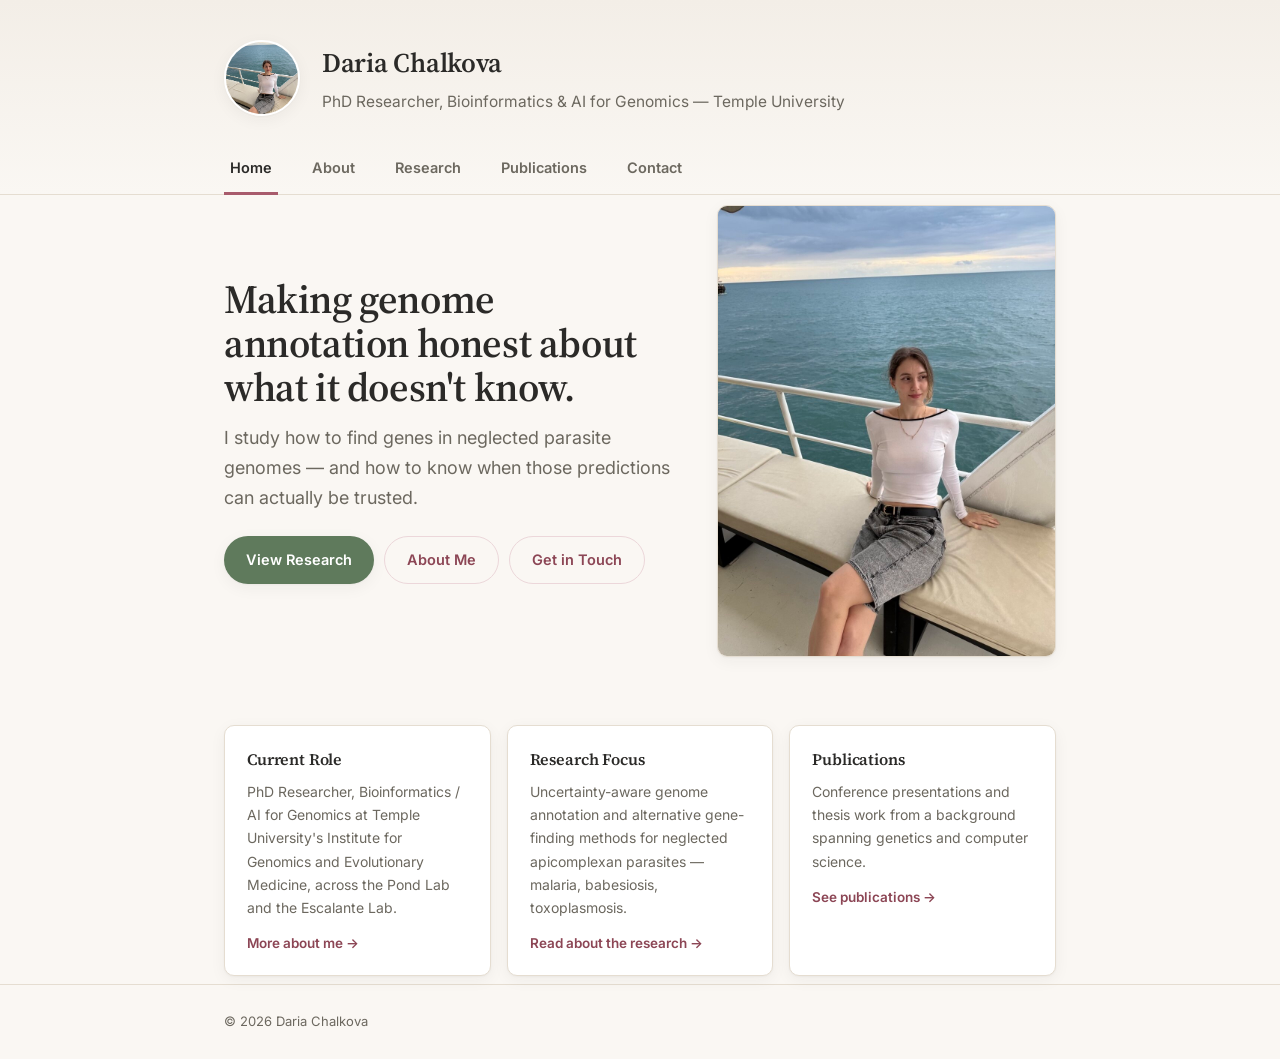
<file: index.html>
<!DOCTYPE html>
<html lang="en">
<head>
<meta charset="UTF-8">
<meta name="viewport" content="width=device-width, initial-scale=1.0">
<title>Daria Chalkova — Bioinformatics &amp; Genome Annotation</title>
<meta name="description" content="Academic homepage of Daria Chalkova, PhD Researcher in Bioinformatics / AI for Genomics at Temple University.">
<link rel="preconnect" href="https://fonts.googleapis.com">
<link rel="preconnect" href="https://fonts.gstatic.com" crossorigin>
<link href="https://fonts.googleapis.com/css2?family=Source+Serif+4:opsz,wght@8..60,400;8..60,500;8..60,600;8..60,700&family=Inter:wght@400;500;600;700&display=swap" rel="stylesheet">
<link rel="stylesheet" href="assets/style.css">
</head>
<body>

<header class="site-header">
  <div class="wrap">
    <div class="header-inner">
      <div class="avatar"><img src="assets/profile.jpg" alt="Portrait of Daria Chalkova"></div>
      <div class="header-text">
        <h1>Daria Chalkova</h1>
        <div class="tagline">PhD Researcher, Bioinformatics &amp; AI for Genomics — Temple University</div>
      </div>
    </div>
    <nav class="tabs" aria-label="Primary">
      <a href="index.html" class="active">Home</a>
      <a href="about.html">About</a>
      <a href="research.html">Research</a>
      <a href="publications.html">Publications</a>
      <a href="contact.html">Contact</a>
    </nav>
  </div>
</header>

<main class="wrap">

  <section class="hero">
    <div>
      <h1>Making genome annotation honest about what it doesn't know.</h1>
      <p class="lede">I study how to find genes in neglected parasite genomes — and how to know when those predictions can actually be trusted.</p>
      <div class="cta-row">
        <a class="btn" href="research.html">View Research</a>
        <a class="btn outline" href="about.html">About Me</a>
        <a class="btn outline" href="contact.html">Get in Touch</a>
      </div>
    </div>
    <div class="hero-photo">
      <img src="assets/profile.jpg" alt="Daria Chalkova">
    </div>
  </section>

  <div class="highlight-grid">
    <div class="highlight-card">
      <h3>Current Role</h3>
      <p>PhD Researcher, Bioinformatics / AI for Genomics at Temple University's Institute for Genomics and Evolutionary Medicine, across the Pond Lab and the Escalante Lab.</p>
      <a href="about.html">More about me →</a>
    </div>
    <div class="highlight-card">
      <h3>Research Focus</h3>
      <p>Uncertainty-aware genome annotation and alternative gene-finding methods for neglected apicomplexan parasites — malaria, babesiosis, toxoplasmosis.</p>
      <a href="research.html">Read about the research →</a>
    </div>
    <div class="highlight-card">
      <h3>Publications</h3>
      <p>Conference presentations and thesis work from a background spanning genetics and computer science.</p>
      <a href="publications.html">See publications →</a>
    </div>
  </div>

</main>

<footer>
  <div class="wrap">
    <span>© <span id="year"></span> Daria Chalkova</span>
   
  </div>
</footer>

<script>document.getElementById('year').textContent = new Date().getFullYear();</script>
</body>
</html>
</file>
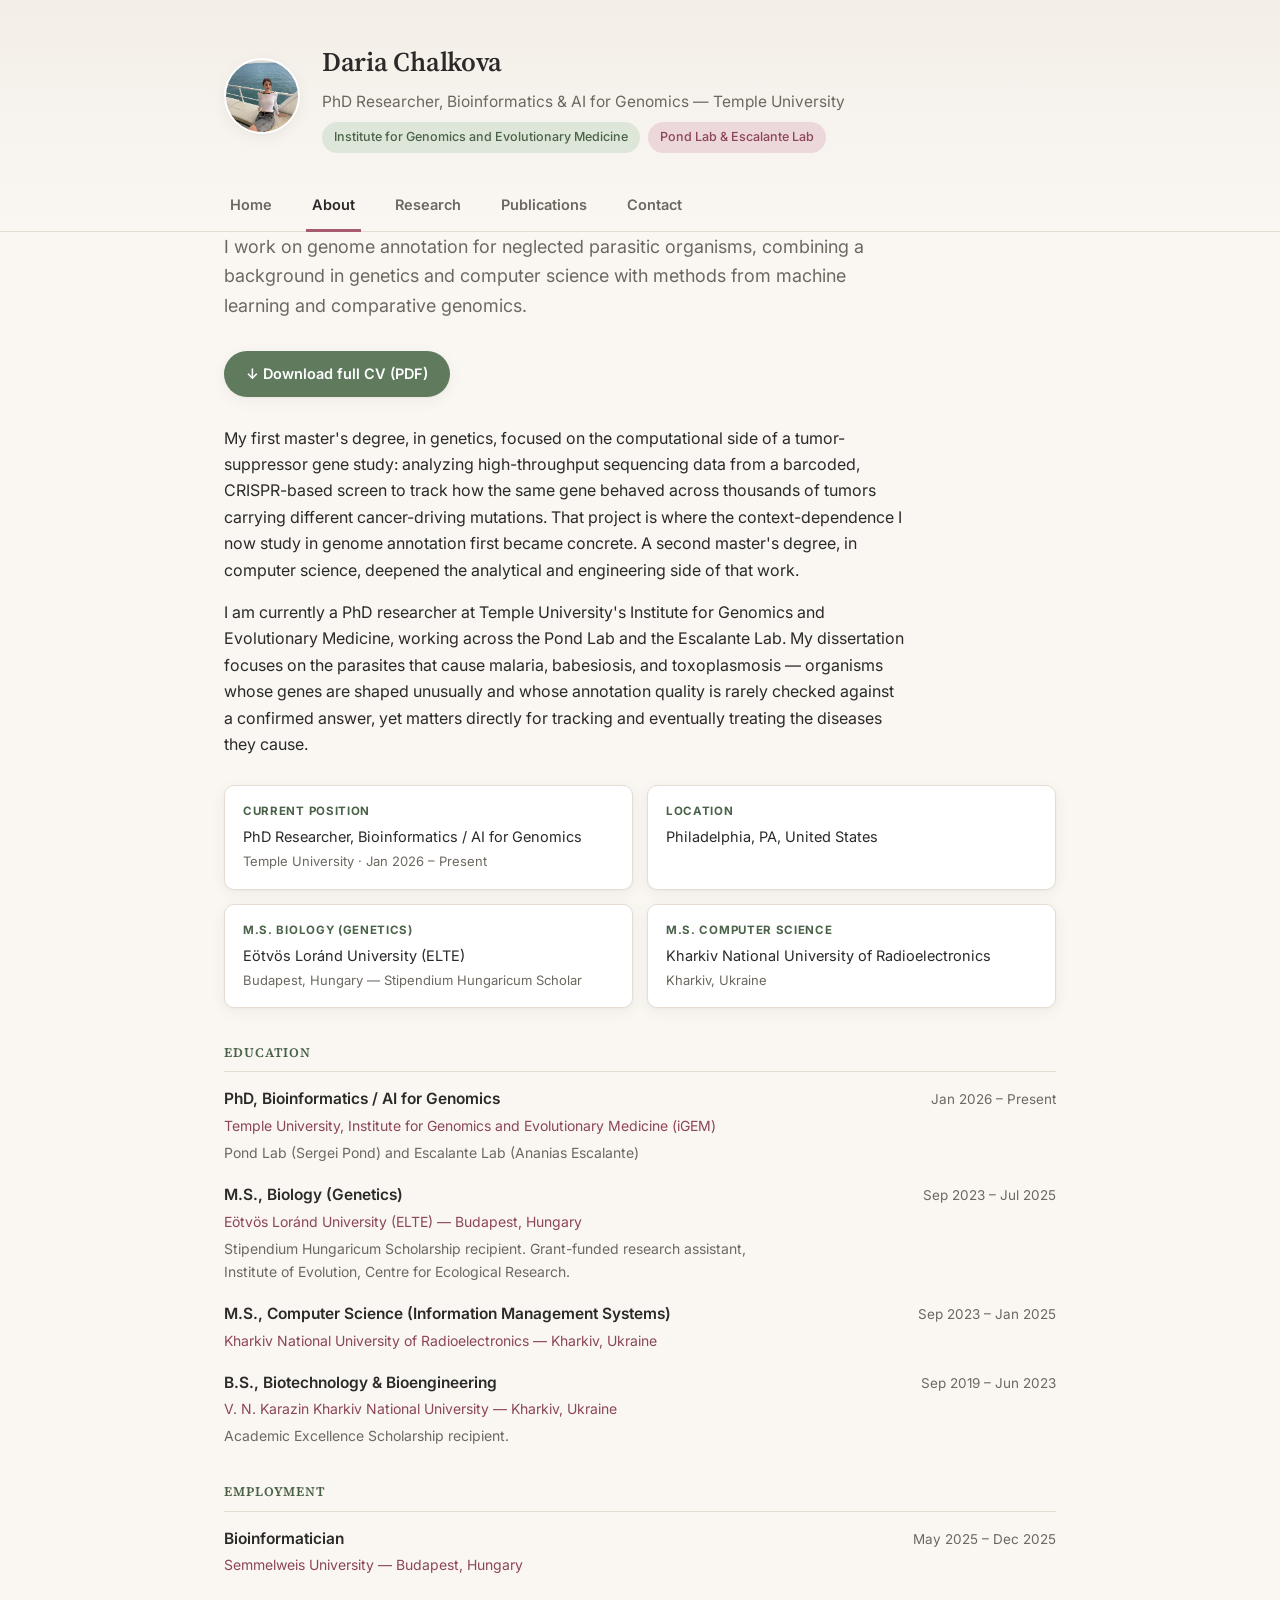
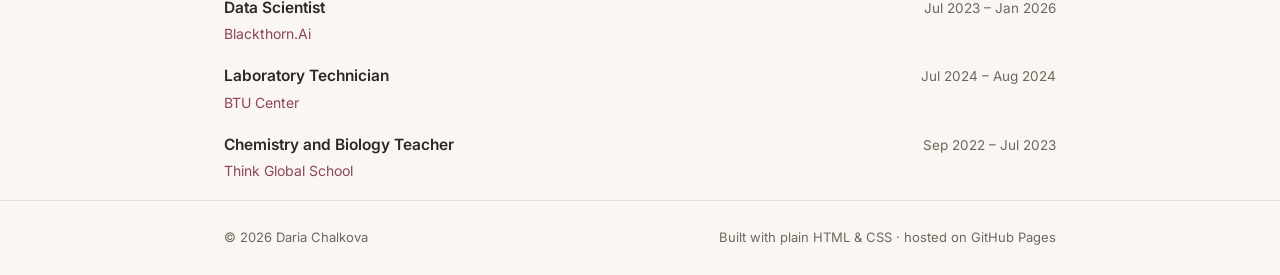
<file: about.html>
<!DOCTYPE html>
<html lang="en">
<head>
<meta charset="UTF-8">
<meta name="viewport" content="width=device-width, initial-scale=1.0">
<title>About — Daria Chalkova</title>
<meta name="description" content="About Daria Chalkova, PhD Researcher in Bioinformatics / AI for Genomics at Temple University.">
<link rel="preconnect" href="https://fonts.googleapis.com">
<link rel="preconnect" href="https://fonts.gstatic.com" crossorigin>
<link href="https://fonts.googleapis.com/css2?family=Source+Serif+4:opsz,wght@8..60,400;8..60,500;8..60,600;8..60,700&family=Inter:wght@400;500;600;700&display=swap" rel="stylesheet">
<link rel="stylesheet" href="assets/style.css">
</head>
<body>

<header class="site-header">
  <div class="wrap">
    <div class="header-inner">
      <div class="avatar"><img src="assets/profile.jpg" alt="Portrait of Daria Chalkova"></div>
      <div class="header-text">
        <h1>Daria Chalkova</h1>
        <div class="tagline">PhD Researcher, Bioinformatics &amp; AI for Genomics — Temple University</div>
        <div class="header-badges">
          <span class="badge">Institute for Genomics and Evolutionary Medicine</span>
          <span class="badge rose">Pond Lab &amp; Escalante Lab</span>
        </div>
      </div>
    </div>
    <nav class="tabs" aria-label="Primary">
      <a href="index.html">Home</a>
      <a href="about.html" class="active">About</a>
      <a href="research.html">Research</a>
      <a href="publications.html">Publications</a>
      <a href="contact.html">Contact</a>
    </nav>
  </div>
</header>

<main class="wrap">

  <p class="lede">I work on genome annotation for neglected parasitic organisms, combining a background in genetics and computer science with methods from machine learning and comparative genomics.</p>

  <a class="btn" href="assets/Daria_Chalkova_CV.pdf" download style="margin-bottom:28px;">↓ Download full CV (PDF)</a>

  <p>My first master's degree, in genetics, focused on the computational side of a tumor-suppressor gene study: analyzing high-throughput sequencing data from a barcoded, CRISPR-based screen to track how the same gene behaved across thousands of tumors carrying different cancer-driving mutations. That project is where the context-dependence I now study in genome annotation first became concrete. A second master's degree, in computer science, deepened the analytical and engineering side of that work.</p>

  <p>I am currently a PhD researcher at Temple University's Institute for Genomics and Evolutionary Medicine, working across the Pond Lab and the Escalante Lab. My dissertation focuses on the parasites that cause malaria, babesiosis, and toxoplasmosis — organisms whose genes are shaped unusually and whose annotation quality is rarely checked against a confirmed answer, yet matters directly for tracking and eventually treating the diseases they cause.</p>

  <div class="facts">
    <div class="fact">
      <div class="label">Current Position</div>
      <div class="value">PhD Researcher, Bioinformatics / AI for Genomics<small>Temple University · Jan 2026 – Present</small></div>
    </div>
    <div class="fact">
      <div class="label">Location</div>
      <div class="value">Philadelphia, PA, United States</div>
    </div>
    <div class="fact">
      <div class="label">M.S. Biology (Genetics)</div>
      <div class="value">Eötvös Loránd University (ELTE)<small>Budapest, Hungary — Stipendium Hungaricum Scholar</small></div>
    </div>
    <div class="fact">
      <div class="label">M.S. Computer Science</div>
      <div class="value">Kharkiv National University of Radioelectronics<small>Kharkiv, Ukraine</small></div>
    </div>
  </div>

  <div class="cv-section">
    <h3>Education</h3>
    <div class="cv-item">
      <div class="row"><span class="title">PhD, Bioinformatics / AI for Genomics</span><span class="date">Jan 2026 – Present</span></div>
      <div class="org">Temple University, Institute for Genomics and Evolutionary Medicine (iGEM)</div>
      <div class="desc">Pond Lab (Sergei Pond) and Escalante Lab (Ananias Escalante)</div>
    </div>
    <div class="cv-item">
      <div class="row"><span class="title">M.S., Biology (Genetics)</span><span class="date">Sep 2023 – Jul 2025</span></div>
      <div class="org">Eötvös Loránd University (ELTE) — Budapest, Hungary</div>
      <div class="desc">Stipendium Hungaricum Scholarship recipient. Grant-funded research assistant, Institute of Evolution, Centre for Ecological Research.</div>
    </div>
    <div class="cv-item">
      <div class="row"><span class="title">M.S., Computer Science (Information Management Systems)</span><span class="date">Sep 2023 – Jan 2025</span></div>
      <div class="org">Kharkiv National University of Radioelectronics — Kharkiv, Ukraine</div>
    </div>
    <div class="cv-item">
      <div class="row"><span class="title">B.S., Biotechnology &amp; Bioengineering</span><span class="date">Sep 2019 – Jun 2023</span></div>
      <div class="org">V. N. Karazin Kharkiv National University — Kharkiv, Ukraine</div>
      <div class="desc">Academic Excellence Scholarship recipient.</div>
    </div>
  </div>

  <div class="cv-section">
    <h3>Employment</h3>
    <div class="cv-item">
      <div class="row"><span class="title">Bioinformatician</span><span class="date">May 2025 – Dec 2025</span></div>
      <div class="org">Semmelweis University — Budapest, Hungary</div>
    </div>
    <div class="cv-item">
      <div class="row"><span class="title">Data Scientist</span><span class="date">Jul 2023 – Jan 2026</span></div>
      <div class="org">Blackthorn.Ai</div>
    </div>
    <div class="cv-item">
      <div class="row"><span class="title">Laboratory Technician</span><span class="date">Jul 2024 – Aug 2024</span></div>
      <div class="org">BTU Center</div>
    </div>
    <div class="cv-item">
      <div class="row"><span class="title">Chemistry and Biology Teacher</span><span class="date">Sep 2022 – Jul 2023</span></div>
      <div class="org">Think Global School</div>
    </div>
  </div>

</main>

<footer>
  <div class="wrap">
    <span>© <span id="year"></span> Daria Chalkova</span>
    <span>Built with plain HTML &amp; CSS · hosted on GitHub Pages</span>
  </div>
</footer>

<script>document.getElementById('year').textContent = new Date().getFullYear();</script>
</body>
</html>
</file>
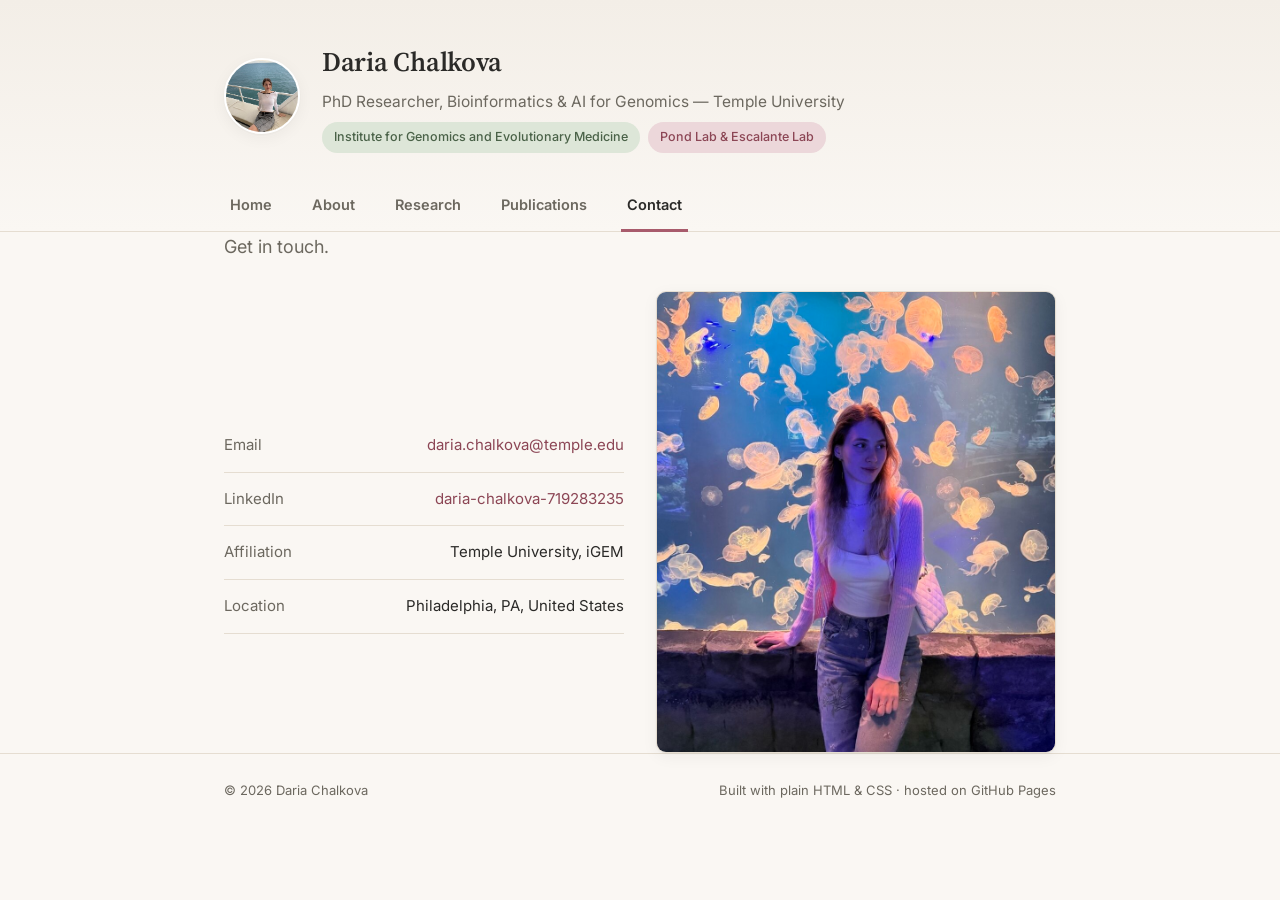
<file: contact.html>
<!DOCTYPE html>
<html lang="en">
<head>
<meta charset="UTF-8">
<meta name="viewport" content="width=device-width, initial-scale=1.0">
<title>Contact — Daria Chalkova</title>
<meta name="description" content="Contact information for Daria Chalkova, PhD Researcher at Temple University.">
<link rel="preconnect" href="https://fonts.googleapis.com">
<link rel="preconnect" href="https://fonts.gstatic.com" crossorigin>
<link href="https://fonts.googleapis.com/css2?family=Source+Serif+4:opsz,wght@8..60,400;8..60,500;8..60,600;8..60,700&family=Inter:wght@400;500;600;700&display=swap" rel="stylesheet">
<link rel="stylesheet" href="assets/style.css">
</head>
<body>

<header class="site-header">
  <div class="wrap">
    <div class="header-inner">
      <div class="avatar"><img src="assets/profile.jpg" alt="Portrait of Daria Chalkova"></div>
      <div class="header-text">
        <h1>Daria Chalkova</h1>
        <div class="tagline">PhD Researcher, Bioinformatics &amp; AI for Genomics — Temple University</div>
        <div class="header-badges">
          <span class="badge">Institute for Genomics and Evolutionary Medicine</span>
          <span class="badge rose">Pond Lab &amp; Escalante Lab</span>
        </div>
      </div>
    </div>
    <nav class="tabs" aria-label="Primary">
      <a href="index.html">Home</a>
      <a href="about.html">About</a>
      <a href="research.html">Research</a>
      <a href="publications.html">Publications</a>
      <a href="contact.html" class="active">Contact</a>
    </nav>
  </div>
</header>

<main class="wrap">

  <p class="lede">Get in touch.</p>

  <div class="contact-layout">
    <ul class="contact-list">
      <li><span class="k">Email</span><a href="mailto:daria.chalkova@temple.edu">daria.chalkova@temple.edu</a></li>
      <li><span class="k">LinkedIn</span><a href="https://www.linkedin.com/in/daria-chalkova-719283235" target="_blank" rel="noopener">daria-chalkova-719283235</a></li>
      <li><span class="k">Affiliation</span><span>Temple University, iGEM</span></li>
      <li><span class="k">Location</span><span>Philadelphia, PA, United States</span></li>
    </ul>
    <div class="contact-photo">
      <img src="assets/jellyfish.jpg" alt="Daria Chalkova">
    </div>
  </div>

</main>

<footer>
  <div class="wrap">
    <span>© <span id="year"></span> Daria Chalkova</span>
    <span>Built with plain HTML &amp; CSS · hosted on GitHub Pages</span>
  </div>
</footer>

<script>document.getElementById('year').textContent = new Date().getFullYear();</script>
</body>
</html>
</file>
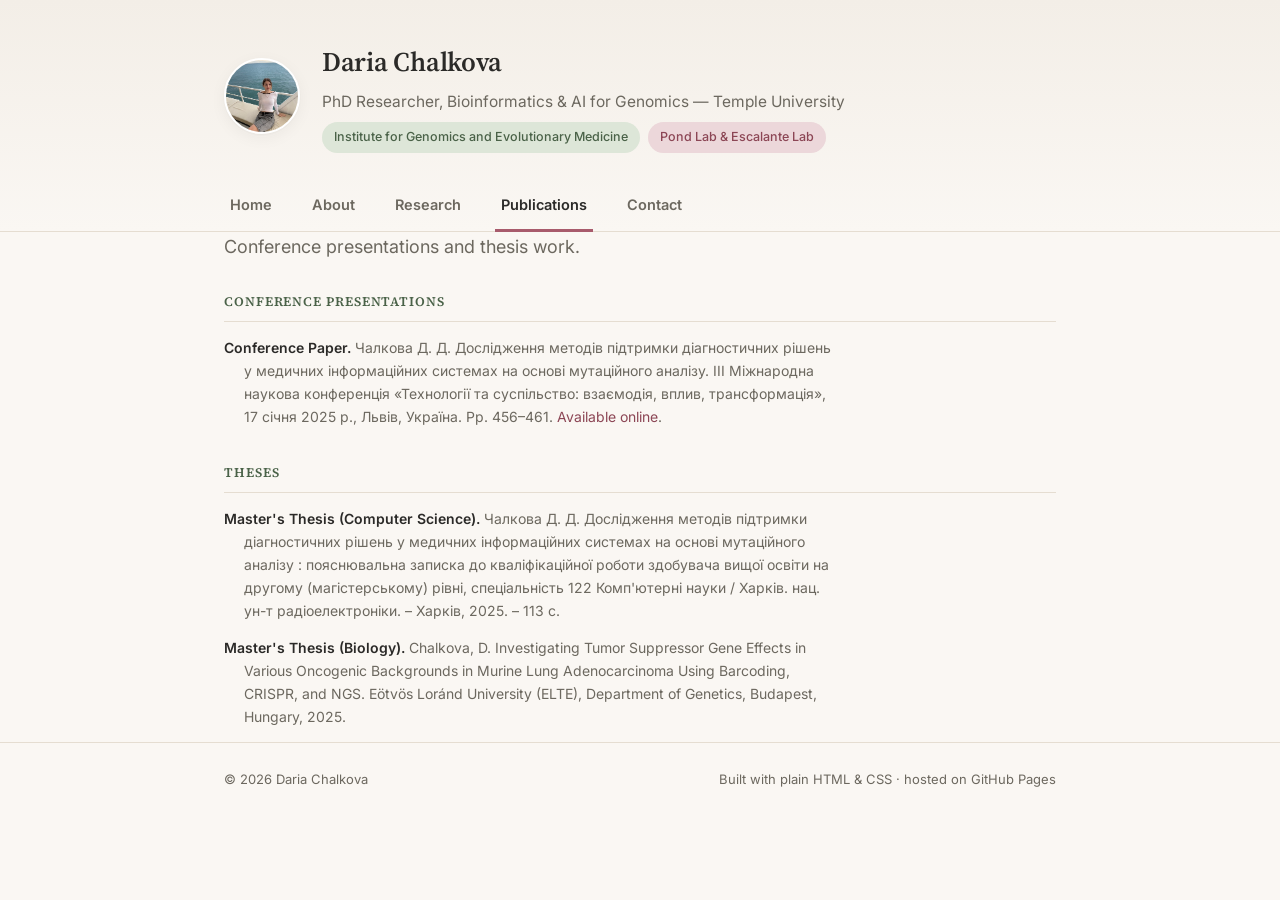
<file: publications.html>
<!DOCTYPE html>
<html lang="en">
<head>
<meta charset="UTF-8">
<meta name="viewport" content="width=device-width, initial-scale=1.0">
<title>Publications &amp; Presentations — Daria Chalkova</title>
<meta name="description" content="Publications, conference presentations, and theses by Daria Chalkova.">
<link rel="preconnect" href="https://fonts.googleapis.com">
<link rel="preconnect" href="https://fonts.gstatic.com" crossorigin>
<link href="https://fonts.googleapis.com/css2?family=Source+Serif+4:opsz,wght@8..60,400;8..60,500;8..60,600;8..60,700&family=Inter:wght@400;500;600;700&display=swap" rel="stylesheet">
<link rel="stylesheet" href="assets/style.css">
</head>
<body>

<header class="site-header">
  <div class="wrap">
    <div class="header-inner">
      <div class="avatar"><img src="assets/profile.jpg" alt="Portrait of Daria Chalkova"></div>
      <div class="header-text">
        <h1>Daria Chalkova</h1>
        <div class="tagline">PhD Researcher, Bioinformatics &amp; AI for Genomics — Temple University</div>
        <div class="header-badges">
          <span class="badge">Institute for Genomics and Evolutionary Medicine</span>
          <span class="badge rose">Pond Lab &amp; Escalante Lab</span>
        </div>
      </div>
    </div>
    <nav class="tabs" aria-label="Primary">
      <a href="index.html">Home</a>
      <a href="about.html">About</a>
      <a href="research.html">Research</a>
      <a href="publications.html" class="active">Publications</a>
      <a href="contact.html">Contact</a>
    </nav>
  </div>
</header>

<main class="wrap">

  <p class="lede">Conference presentations and thesis work.</p>

  <div class="pub-section">
    <h3>Conference Presentations</h3>
    <div class="pub"><strong>Conference Paper.</strong> Чалкова Д. Д. Дослідження методів підтримки діагностичних рішень у медичних інформаційних системах на основі мутаційного аналізу. III Міжнародна наукова конференція «Технології та суспільство: взаємодія, вплив, трансформація», 17 січня 2025 р., Львів, Україна. Pp. 456–461. <a href="https://archives.mcnd.org.ua/index.php/conference-proceeding/issue/view/17.01.2025" target="_blank" rel="noopener">Available online</a>.</div>
  </div>

  <div class="pub-section">
    <h3>Theses</h3>
    <div class="pub"><strong>Master's Thesis (Computer Science).</strong> Чалкова Д. Д. Дослідження методів підтримки діагностичних рішень у медичних інформаційних системах на основі мутаційного аналізу : пояснювальна записка до кваліфікаційної роботи здобувача вищої освіти на другому (магістерському) рівні, спеціальність 122 Комп'ютерні науки / Харків. нац. ун-т радіоелектроніки. – Харків, 2025. – 113 с.</div>
    <div class="pub"><strong>Master's Thesis (Biology).</strong> Chalkova, D. Investigating Tumor Suppressor Gene Effects in Various Oncogenic Backgrounds in Murine Lung Adenocarcinoma Using Barcoding, CRISPR, and NGS. Eötvös Loránd University (ELTE), Department of Genetics, Budapest, Hungary, 2025.</div>
  </div>

</main>

<footer>
  <div class="wrap">
    <span>© <span id="year"></span> Daria Chalkova</span>
    <span>Built with plain HTML &amp; CSS · hosted on GitHub Pages</span>
  </div>
</footer>

<script>document.getElementById('year').textContent = new Date().getFullYear();</script>
</body>
</html>
</file>
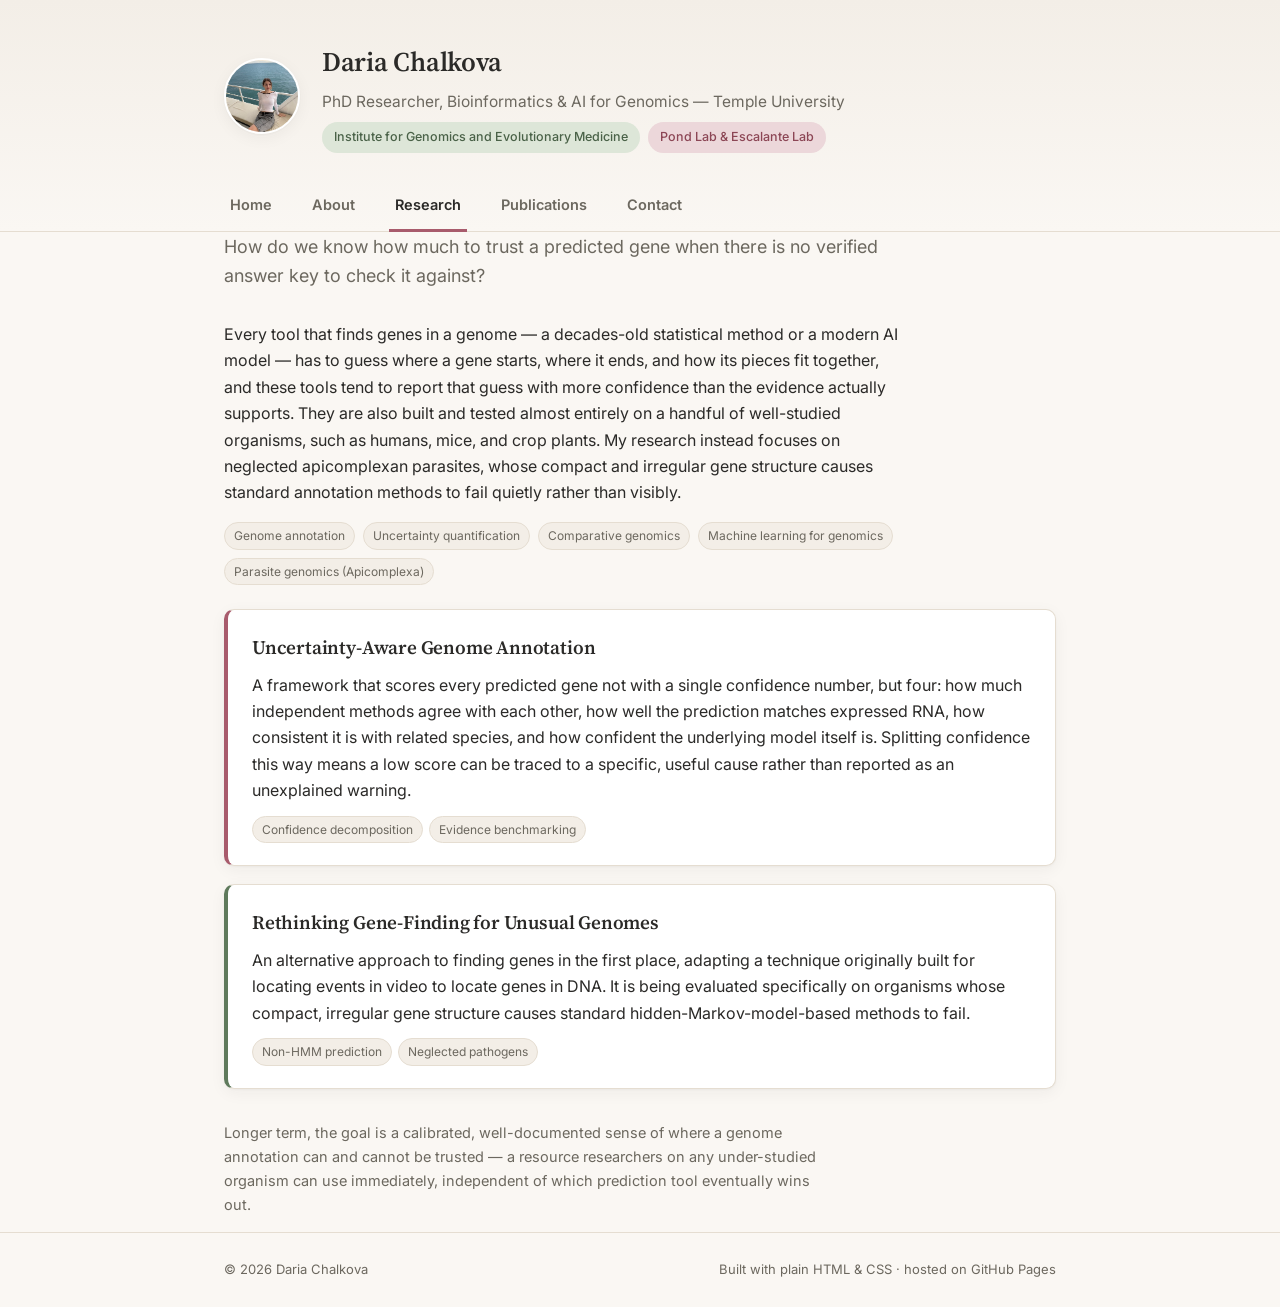
<file: research.html>
<!DOCTYPE html>
<html lang="en">
<head>
<meta charset="UTF-8">
<meta name="viewport" content="width=device-width, initial-scale=1.0">
<title>Research — Daria Chalkova</title>
<meta name="description" content="Research interests of Daria Chalkova: uncertainty-aware genome annotation for neglected apicomplexan parasites.">
<link rel="preconnect" href="https://fonts.googleapis.com">
<link rel="preconnect" href="https://fonts.gstatic.com" crossorigin>
<link href="https://fonts.googleapis.com/css2?family=Source+Serif+4:opsz,wght@8..60,400;8..60,500;8..60,600;8..60,700&family=Inter:wght@400;500;600;700&display=swap" rel="stylesheet">
<link rel="stylesheet" href="assets/style.css">
</head>
<body>

<header class="site-header">
  <div class="wrap">
    <div class="header-inner">
      <div class="avatar"><img src="assets/profile.jpg" alt="Portrait of Daria Chalkova"></div>
      <div class="header-text">
        <h1>Daria Chalkova</h1>
        <div class="tagline">PhD Researcher, Bioinformatics &amp; AI for Genomics — Temple University</div>
        <div class="header-badges">
          <span class="badge">Institute for Genomics and Evolutionary Medicine</span>
          <span class="badge rose">Pond Lab &amp; Escalante Lab</span>
        </div>
      </div>
    </div>
    <nav class="tabs" aria-label="Primary">
      <a href="index.html">Home</a>
      <a href="about.html">About</a>
      <a href="research.html" class="active">Research</a>
      <a href="publications.html">Publications</a>
      <a href="contact.html">Contact</a>
    </nav>
  </div>
</header>

<main class="wrap">

  <p class="lede">How do we know how much to trust a predicted gene when there is no verified answer key to check it against?</p>

  <p>Every tool that finds genes in a genome — a decades-old statistical method or a modern AI model — has to guess where a gene starts, where it ends, and how its pieces fit together, and these tools tend to report that guess with more confidence than the evidence actually supports. They are also built and tested almost entirely on a handful of well-studied organisms, such as humans, mice, and crop plants. My research instead focuses on neglected apicomplexan parasites, whose compact and irregular gene structure causes standard annotation methods to fail quietly rather than visibly.</p>

  <div class="interest-list">
    <span class="tag">Genome annotation</span>
    <span class="tag">Uncertainty quantification</span>
    <span class="tag">Comparative genomics</span>
    <span class="tag">Machine learning for genomics</span>
    <span class="tag">Parasite genomics (Apicomplexa)</span>
  </div>

  <div class="projects">
    <div class="project-card">
      <h3>Uncertainty-Aware Genome Annotation</h3>
      <p>A framework that scores every predicted gene not with a single confidence number, but four: how much independent methods agree with each other, how well the prediction matches expressed RNA, how consistent it is with related species, and how confident the underlying model itself is. Splitting confidence this way means a low score can be traced to a specific, useful cause rather than reported as an unexplained warning.</p>
      <div class="tag-row"><span class="tag">Confidence decomposition</span><span class="tag">Evidence benchmarking</span></div>
    </div>
    <div class="project-card">
      <h3>Rethinking Gene-Finding for Unusual Genomes</h3>
      <p>An alternative approach to finding genes in the first place, adapting a technique originally built for locating events in video to locate genes in DNA. It is being evaluated specifically on organisms whose compact, irregular gene structure causes standard hidden-Markov-model-based methods to fail.</p>
      <div class="tag-row"><span class="tag">Non-HMM prediction</span><span class="tag">Neglected pathogens</span></div>
    </div>
  </div>

  <p style="color:var(--text-muted); font-size:14.5px;">Longer term, the goal is a calibrated, well-documented sense of where a genome annotation can and cannot be trusted — a resource researchers on any under-studied organism can use immediately, independent of which prediction tool eventually wins out.</p>

</main>

<footer>
  <div class="wrap">
    <span>© <span id="year"></span> Daria Chalkova</span>
    <span>Built with plain HTML &amp; CSS · hosted on GitHub Pages</span>
  </div>
</footer>

<script>document.getElementById('year').textContent = new Date().getFullYear();</script>
</body>
</html>
</file>
<file: assets/style.css>
:root {
  --bg: #faf7f3;
  --bg-card: #ffffff;
  --bg-alt: #f3eee7;
  --text: #2b2a28;
  --text-muted: #6c685f;
  --rose: #a85b6c;
  --rose-deep: #8c4655;
  --rose-soft: #ecd7da;
  --sage: #5f7a5c;
  --sage-deep: #4a6248;
  --sage-soft: #dde6d8;
  --border: #e5ddd1;
  --shadow: 0 1px 2px rgba(43,42,40,0.04), 0 4px 16px rgba(43,42,40,0.05);
  --radius: 10px;
}

* { box-sizing: border-box; }

html { scroll-behavior: smooth; }

body {
  margin: 0;
  background: var(--bg);
  color: var(--text);
  font-family: "Inter", -apple-system, Segoe UI, sans-serif;
  font-size: 16px;
  line-height: 1.65;
  -webkit-font-smoothing: antialiased;
}

a { color: var(--rose-deep); text-decoration: none; }
a:hover { text-decoration: underline; }

h1, h2, h3, h4 {
  font-family: "Source Serif 4", Georgia, serif;
  font-weight: 600;
  color: var(--text);
  letter-spacing: -0.01em;
  margin: 0 0 0.5em;
}

.wrap { max-width: 880px; margin: 0 auto; padding: 0 24px; }

/* ---------- Header ---------- */

header.site-header {
  padding: 40px 0 0;
  background: linear-gradient(180deg, var(--bg-alt) 0%, var(--bg) 100%);
  border-bottom: 1px solid var(--border);
}

.header-inner {
  display: flex;
  gap: 22px;
  align-items: center;
  padding-bottom: 28px;
  flex-wrap: wrap;
}

.avatar {
  flex: none;
  width: 76px;
  height: 76px;
  border-radius: 50%;
  overflow: hidden;
  box-shadow: var(--shadow);
  border: 2px solid #fff;
}

.avatar img { width: 100%; height: 100%; object-fit: cover; display: block; }

.header-text h1 { font-size: 27px; margin-bottom: 4px; }

.header-text .tagline { font-size: 15.5px; color: var(--text-muted); }

/* ---------- Nav tabs ---------- */

nav.tabs {
  display: flex;
  gap: 6px;
  flex-wrap: wrap;
}

nav.tabs a {
  font-family: "Inter", sans-serif;
  font-size: 14.5px;
  font-weight: 600;
  color: var(--text-muted);
  background: transparent;
  padding: 12px 6px;
  margin-bottom: -1px;
  border-bottom: 3px solid transparent;
  transition: color .15s ease, border-color .15s ease;
}

nav.tabs a + a { margin-left: 22px; }
nav.tabs a:hover { color: var(--rose-deep); text-decoration: none; }
nav.tabs a.active { color: var(--text); border-bottom-color: var(--rose); }

/* ---------- Main content ---------- */

main { padding: 44px 0 80px; }

.lede {
  font-size: 18px;
  color: var(--text-muted);
  max-width: 62ch;
  margin-bottom: 30px;
}

p { margin: 0 0 16px; max-width: 68ch; }

.badge {
  display: inline-block;
  font-size: 12.5px;
  font-weight: 500;
  padding: 4px 11px;
  border-radius: 999px;
  background: var(--sage-soft);
  color: var(--sage-deep);
  border: 1px solid transparent;
}
.badge.rose { background: var(--rose-soft); color: var(--rose-deep); }
.header-badges { display: flex; flex-wrap: wrap; gap: 8px; margin-top: 8px; }

/* facts grid */
.facts { display: grid; grid-template-columns: repeat(2, 1fr); gap: 14px; margin: 28px 0 8px; }
.fact { background: var(--bg-card); border: 1px solid var(--border); border-radius: var(--radius); padding: 16px 18px; box-shadow: var(--shadow); }
.fact .label { font-size: 11.5px; text-transform: uppercase; letter-spacing: .06em; color: var(--sage-deep); font-weight: 700; margin-bottom: 4px; }
.fact .value { font-size: 14.5px; color: var(--text); }
.fact .value small { display: block; color: var(--text-muted); font-size: 13px; margin-top: 2px; }

/* research project cards */
.projects { display: grid; gap: 18px; margin: 8px 0 32px; }
.project-card { background: var(--bg-card); border: 1px solid var(--border); border-left: 4px solid var(--rose); border-radius: var(--radius); padding: 22px 24px; box-shadow: var(--shadow); }
.project-card:nth-of-type(2) { border-left-color: var(--sage); }
.project-card h3 { font-size: 19px; margin-bottom: 8px; }
.project-card p { margin-bottom: 0; max-width: none; }
.project-card .tag-row { margin-top: 12px; display: flex; gap: 6px; flex-wrap: wrap; }

.tag { font-size: 12px; padding: 3px 9px; border-radius: 999px; background: var(--bg-alt); color: var(--text-muted); border: 1px solid var(--border); }
.interest-list { display: flex; flex-wrap: wrap; gap: 8px; margin: 6px 0 24px; }

/* CV timeline (About page) */
.cv-section h3 { font-size: 13px; text-transform: uppercase; letter-spacing: .07em; color: var(--sage-deep); margin: 34px 0 14px; padding-bottom: 8px; border-bottom: 1px solid var(--border); }
.cv-section:first-of-type h3 { margin-top: 4px; }
.cv-item { margin-bottom: 18px; }
.cv-item .row { display: flex; justify-content: space-between; gap: 12px; flex-wrap: wrap; align-items: baseline; }
.cv-item .title { font-weight: 600; font-size: 15.5px; }
.cv-item .date { font-size: 13.5px; color: var(--text-muted); white-space: nowrap; }
.cv-item .org { font-size: 14px; color: var(--rose-deep); margin-top: 2px; }
.cv-item .desc { font-size: 14px; color: var(--text-muted); margin-top: 4px; max-width: 64ch; }

.btn {
  display: inline-flex; align-items: center; gap: 8px;
  padding: 11px 22px; background: var(--sage); color: #fff;
  font-weight: 600; font-size: 14.5px; border-radius: 999px; box-shadow: var(--shadow);
}
.btn:hover { background: var(--sage-deep); text-decoration: none; }
.btn.outline { background: transparent; color: var(--rose-deep); border: 1.5px solid var(--rose-soft); box-shadow: none; }
.btn.outline:hover { background: var(--rose-soft); text-decoration: none; }

/* Publications page */
.pub-section h3 { font-size: 13px; text-transform: uppercase; letter-spacing: .07em; color: var(--sage-deep); margin: 34px 0 14px; padding-bottom: 8px; border-bottom: 1px solid var(--border); }
.pub-section:first-of-type h3 { margin-top: 4px; }
.pub { font-size: 14px; color: var(--text-muted); padding-left: 20px; text-indent: -20px; margin-bottom: 14px; max-width: 68ch; }
.pub strong { color: var(--text); font-weight: 600; }

/* Contact */
.contact-layout { display: grid; grid-template-columns: 1fr 1fr; gap: 32px; align-items: center; }
.contact-photo { border-radius: var(--radius); overflow: hidden; box-shadow: var(--shadow); border: 1px solid var(--border); }
.contact-photo img { width: 100%; height: 100%; object-fit: cover; display: block; max-height: 460px; }
.contact-list { list-style: none; padding: 0; margin: 8px 0 0; }
.contact-list li { display: flex; justify-content: space-between; padding: 14px 0; border-bottom: 1px solid var(--border); font-size: 15px; gap: 12px; }
.contact-list li span.k { color: var(--text-muted); }

/* Home / landing */
.hero { display: grid; grid-template-columns: 1.2fr 0.9fr; gap: 40px; align-items: center; padding: 10px 0 20px; }
.hero-photo { border-radius: var(--radius); overflow: hidden; box-shadow: var(--shadow); border: 1px solid var(--border); }
.hero-photo img { width: 100%; height: 100%; object-fit: cover; display: block; max-height: 460px; }
.hero h1 { font-size: 40px; line-height: 1.1; margin-bottom: 14px; }
.hero .lede { font-size: 18px; margin-bottom: 24px; }
.hero .cta-row { display: flex; flex-wrap: wrap; gap: 10px; margin-top: 8px; }

.highlight-grid { display: grid; grid-template-columns: repeat(3, 1fr); gap: 16px; margin: 48px 0 8px; }
.highlight-card { background: var(--bg-card); border: 1px solid var(--border); border-radius: var(--radius); padding: 20px 22px; box-shadow: var(--shadow); }
.highlight-card h3 { font-size: 16px; margin-bottom: 8px; }
.highlight-card p { font-size: 14px; color: var(--text-muted); margin-bottom: 10px; }
.highlight-card a { font-size: 13.5px; font-weight: 600; }

footer { border-top: 1px solid var(--border); padding: 26px 0; color: var(--text-muted); font-size: 13px; }
footer .wrap { display: flex; justify-content: space-between; flex-wrap: wrap; gap: 8px; }

@media (max-width: 680px) {
  header.site-header { padding-top: 30px; }
  .header-inner { flex-direction: column; align-items: flex-start; }
  .header-text h1 { font-size: 24px; }
  .facts { grid-template-columns: 1fr; }
  nav.tabs a + a { margin-left: 14px; }
  main { padding-top: 32px; }
  .hero { grid-template-columns: 1fr; }
  .hero h1 { font-size: 30px; }
  .highlight-grid { grid-template-columns: 1fr; }
  .contact-layout { grid-template-columns: 1fr; }
}
</file>
